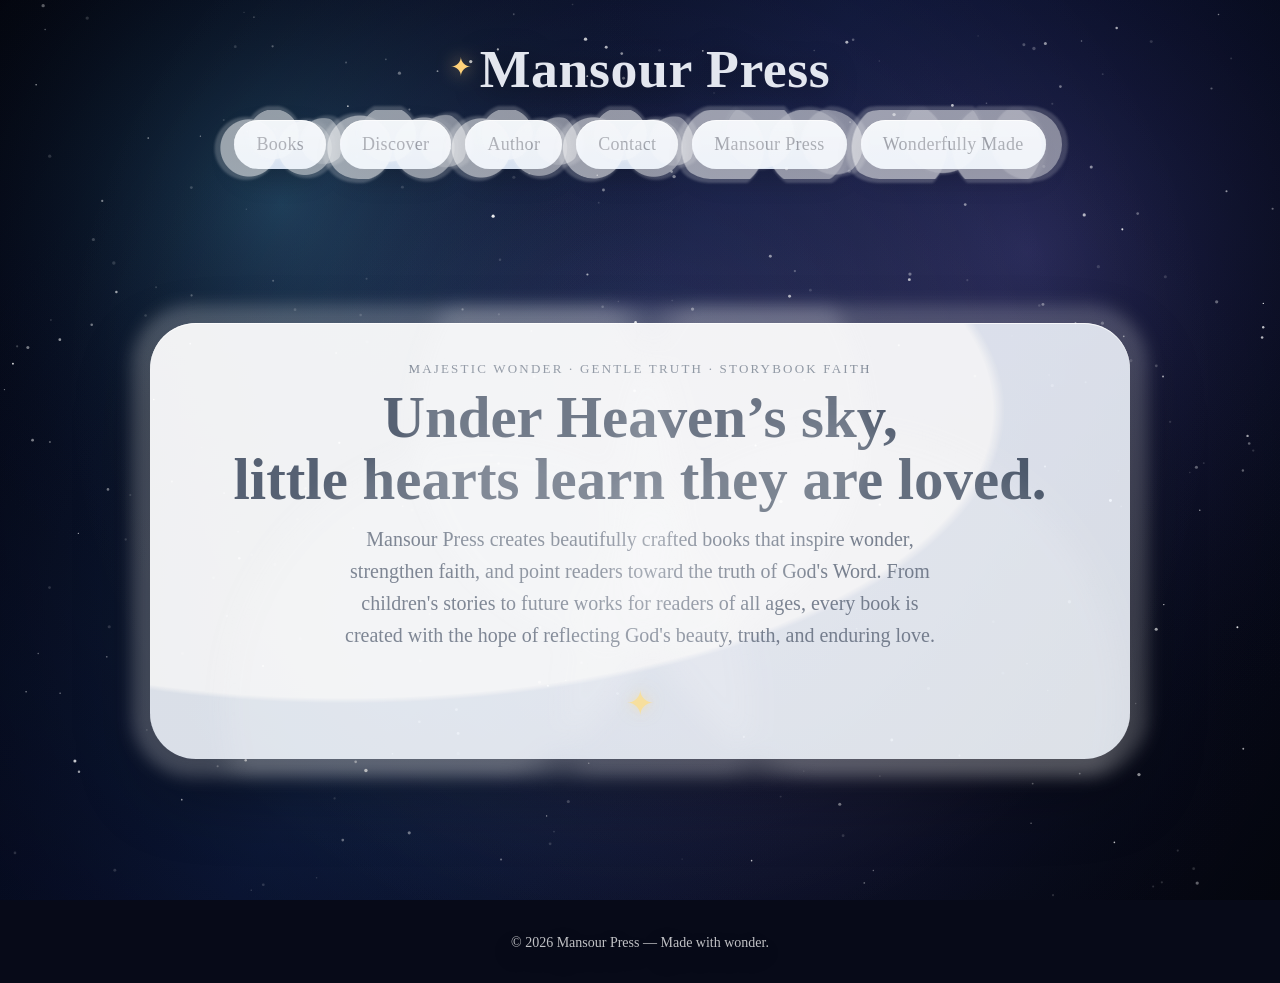
<file: index.html>
<!doctype html>
<html lang="en">
<head>
<meta charset="utf-8" />
<meta name="viewport" content="width=device-width, initial-scale=1" />
<title>Mansour Press | Christian Publishing House</title>
<link rel="stylesheet" href="style.css" />
  <meta name="description" content="Mansour Press is a Christian publishing house creating beautifully crafted books that inspire wonder, strengthen faith, and point readers toward the truth of God's Word.">
</head>
<body>
<!-- animated background layers -->
<canvas id="sky" aria-hidden="true"></canvas>
<canvas id="skyFx" aria-hidden="true"></canvas>

<header class="topbar">
<a class="brand" href="index.html" aria-label="Mansour Press Home">
<span class="sparkle">✦</span>
<span class="title">Mansour Press</span>
</a>

<nav class="nav" aria-label="Primary">
<a class="cloud-link" href="books.html">Books</a>
<a class="cloud-link" href="discover.html">Discover</a>
<a class="cloud-link" href="author.html">Author</a>
<a class="cloud-link" href="contact.html">Contact</a>
<a class="cloud-link" href="mansour-press.html">Mansour Press</a>
<a class="cloud-link" href="wonderfully-made.html">Wonderfully Made</a>
</nav>
</header>

<main class="landing">
<section class="hero-card" aria-label="Hero">
<div class="kicker">MAJESTIC WONDER · GENTLE TRUTH · STORYBOOK FAITH</div>

<h1 class="hero-title">Under Heaven’s sky,<br/>little hearts learn they are loved.</h1>

<p class="hero-copy">
Mansour Press creates beautifully crafted books that inspire wonder, strengthen faith, and point readers toward the truth of God's Word. From children's stories to future works for readers of all ages, every book is created with the hope of reflecting God's beauty, truth, and enduring love.
</p>
  <a href="books.html" class="hero-star" aria-label="Discover the Collection">
    ✦
</a>
</section>
</main>

<footer class="footer">© 2026 Mansour Press — Made with wonder.</footer>

<script src="script.js"></script>
</body>
</html>
</file>
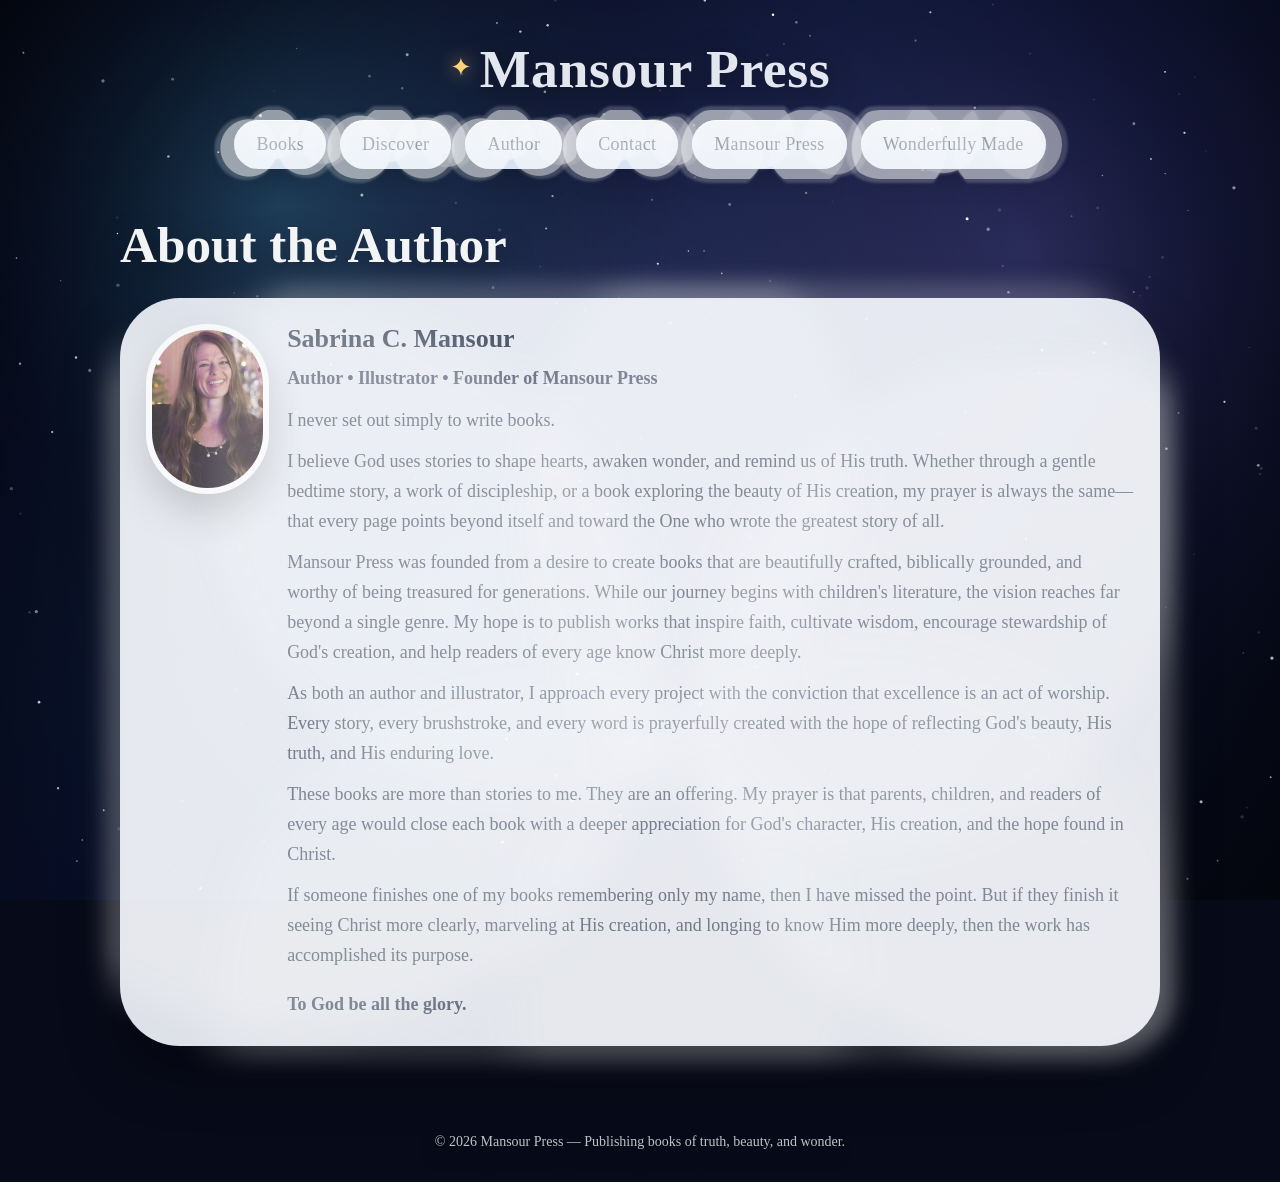
<file: author.html>
<!doctype html>
<html lang="en">
<head>
<meta charset="utf-8" />
<meta name="viewport" content="width=device-width, initial-scale=1" />
<title>Sabrina C. Mansour | Author, Illustrator & Founder</title>
<meta name="description" content="Meet Sabrina C. Mansour, author, illustrator, and founder of Mansour Press—a Christian publishing house dedicated to creating beautifully crafted books that inspire wonder, strengthen faith, and point readers toward the truth of God's Word." />
<link rel="stylesheet" href="style.css" />
</head>

<body>

<canvas id="sky" aria-hidden="true"></canvas>
<canvas id="skyFx" aria-hidden="true"></canvas>

<header class="topbar">

<a class="brand" href="index.html">
<span class="sparkle">✦</span>
<span class="title">Mansour Press</span>
</a>

<nav class="nav" aria-label="Primary">
<a class="cloud-link" href="books.html">Books</a>
<a class="cloud-link" href="discover.html">Discover</a>
<a class="cloud-link" href="author.html">Author</a>
<a class="cloud-link" href="contact.html">Contact</a>
<a class="cloud-link" href="mansour-press.html">Mansour Press</a>
<a class="cloud-link" href="wonderfully-made.html">Wonderfully Made</a>
</nav>

</header>

<main class="page">

<div class="page-inner">

<h1 class="page-title">About the Author</h1>

<section class="card cloud">

<div class="author-wrap">

<img
class="author-photo"
src="author.jpg"
alt="Sabrina C. Mansour, author, illustrator, and founder of Mansour Press" />

<div>

<h2 class="h2">Sabrina C. Mansour</h2>

<p class="p">
<strong>Author • Illustrator • Founder of Mansour Press</strong>
</p>

<p class="p" style="margin-top:12px;">
I never set out simply to write books.
</p>

<p class="p" style="margin-top:12px;">
I believe God uses stories to shape hearts, awaken wonder, and remind us of His truth. Whether through a gentle bedtime story, a work of discipleship, or a book exploring the beauty of His creation, my prayer is always the same—that every page points beyond itself and toward the One who wrote the greatest story of all.
</p>

<p class="p" style="margin-top:12px;">
Mansour Press was founded from a desire to create books that are beautifully crafted, biblically grounded, and worthy of being treasured for generations. While our journey begins with children's literature, the vision reaches far beyond a single genre. My hope is to publish works that inspire faith, cultivate wisdom, encourage stewardship of God's creation, and help readers of every age know Christ more deeply.
</p>

<p class="p" style="margin-top:12px;">
As both an author and illustrator, I approach every project with the conviction that excellence is an act of worship. Every story, every brushstroke, and every word is prayerfully created with the hope of reflecting God's beauty, His truth, and His enduring love.
</p>

<p class="p" style="margin-top:12px;">
These books are more than stories to me. They are an offering. My prayer is that parents, children, and readers of every age would close each book with a deeper appreciation for God's character, His creation, and the hope found in Christ.
</p>

<p class="p" style="margin-top:12px;">
If someone finishes one of my books remembering only my name, then I have missed the point. But if they finish it seeing Christ more clearly, marveling at His creation, and longing to know Him more deeply, then the work has accomplished its purpose.
</p>

<p class="p" style="margin-top:20px; font-weight:600;">
To God be all the glory.
</p>

</div>

</div>

</section>

</div>

</main>

<footer class="footer">
© 2026 Mansour Press — Publishing books of truth, beauty, and wonder.
</footer>

<script src="script.js"></script>

</body>
</html>
</file>
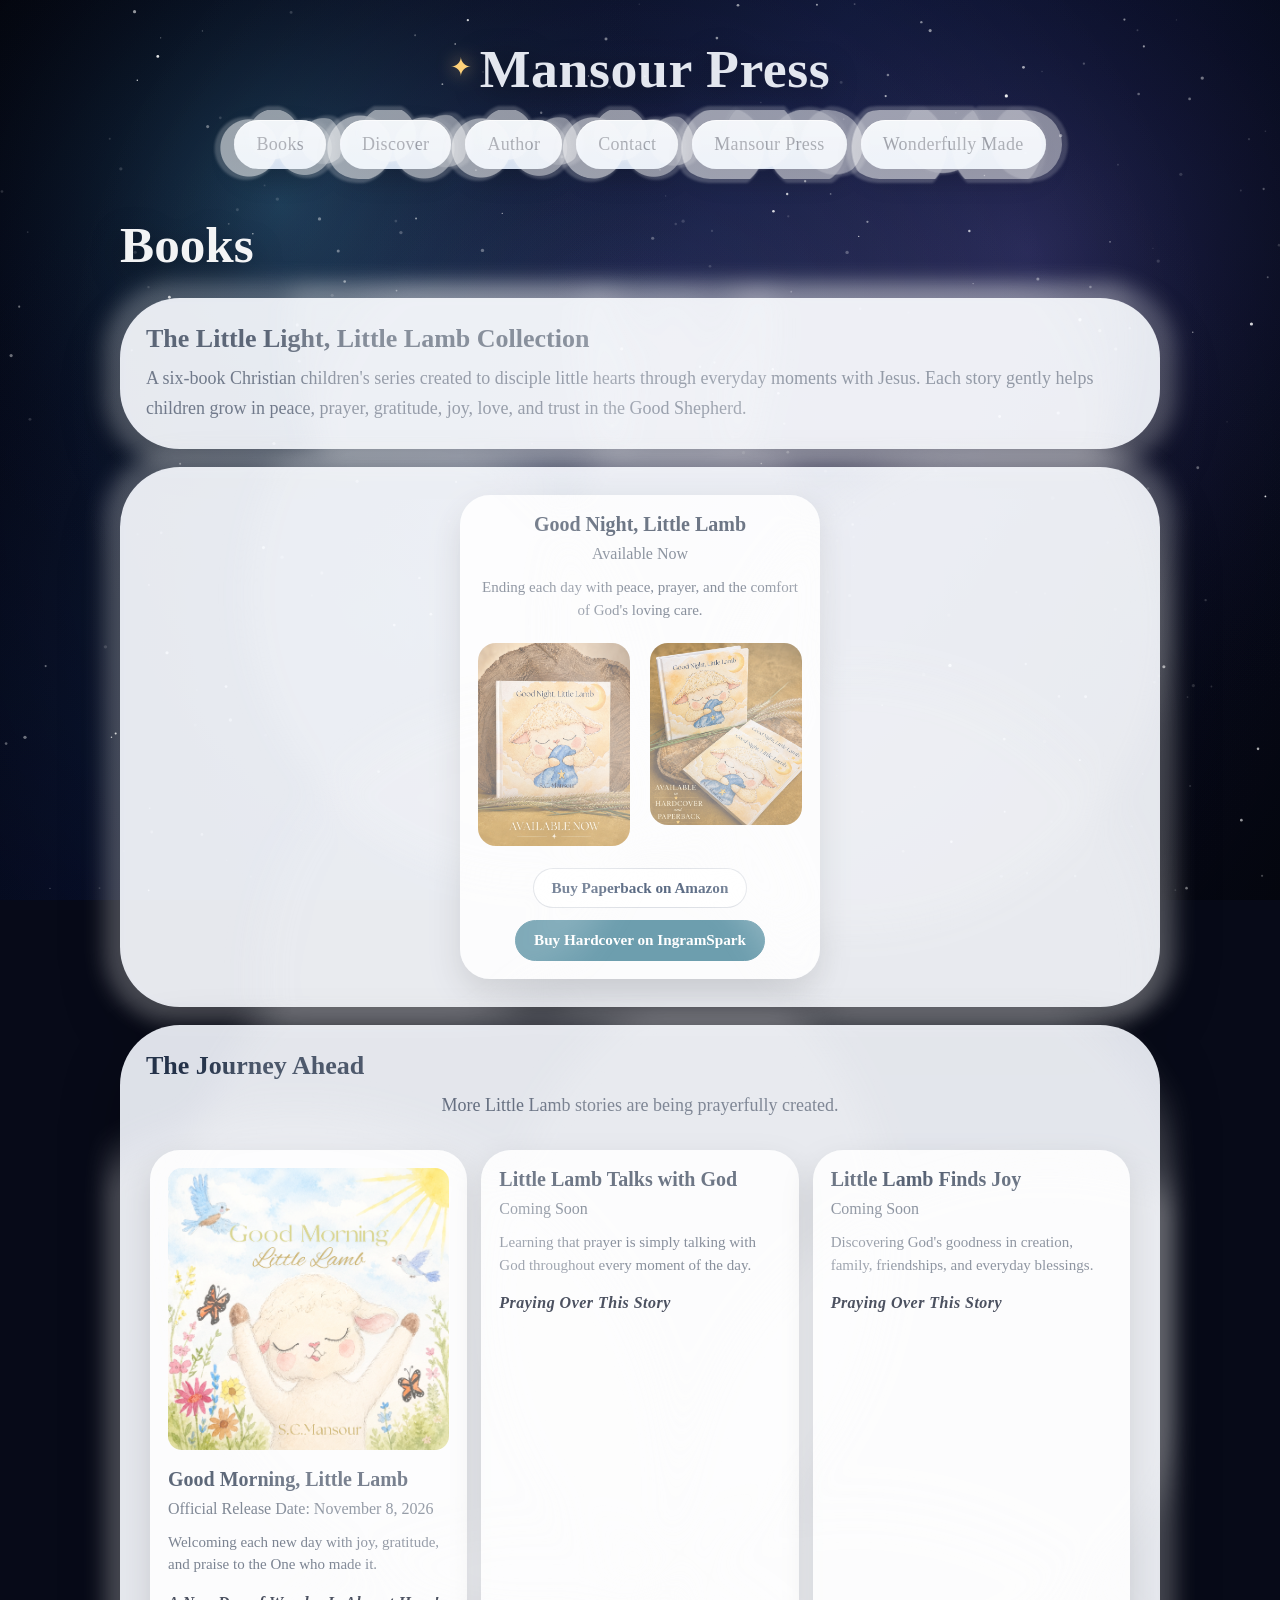
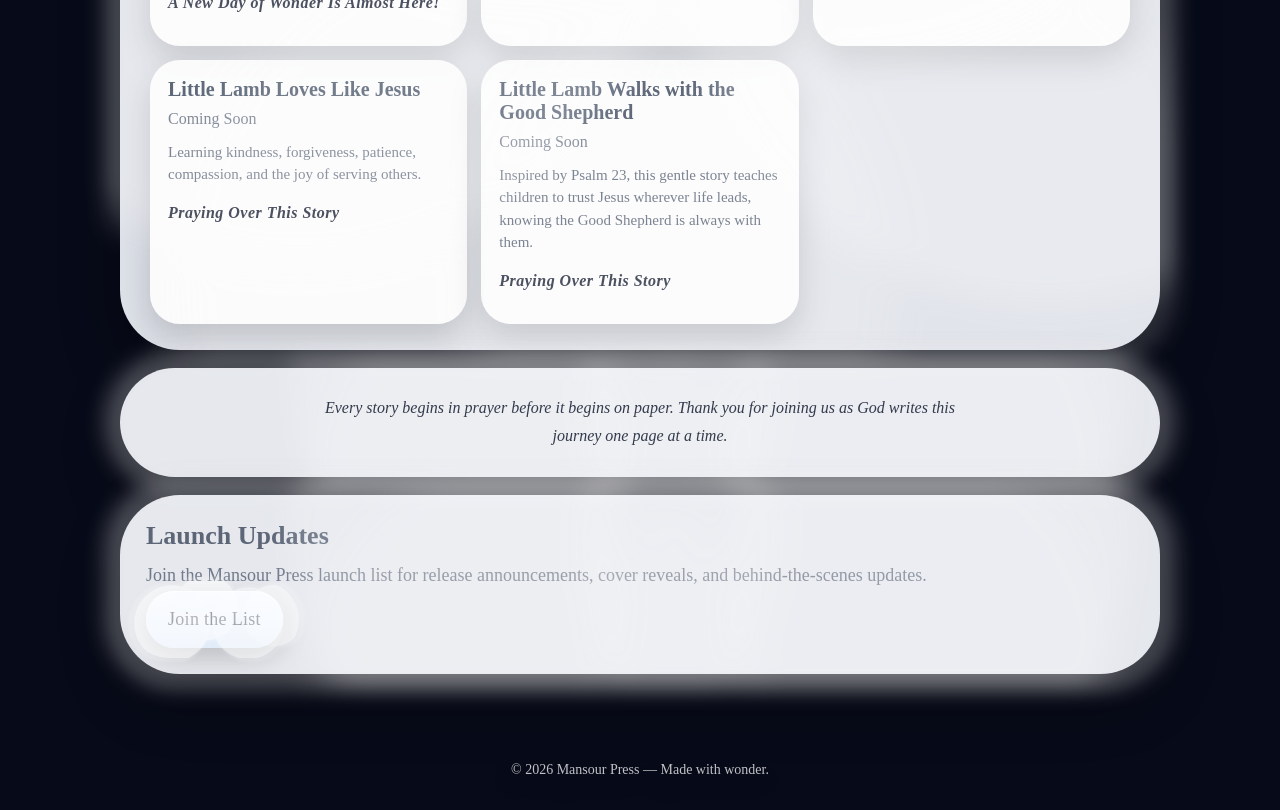
<file: books.html>
<!doctype html>
<html lang="en">

<head>
  <meta charset="utf-8">
  <meta name="viewport" content="width=device-width, initial-scale=1">

  <title>Books • Mansour Press</title>

  <link rel="stylesheet" href="style.css">

  <style>

    /* RELEASE PHOTO GALLERY */

    .release-gallery {
      display: grid;
      grid-template-columns: repeat(2, minmax(0, 1fr));
      gap: 20px;
      width: 100%;
      max-width: 900px;
      margin: 22px auto;
      align-items: start;
    }

    .release-photo {
      display: block;
      width: 100%;
      height: auto;
      max-height: 650px;
      object-fit: contain;
      border-radius: 18px;
      box-sizing: border-box;
    }

    /* BOOK TWO COVER */

    .upcoming-book-cover {
      display: block;
      width: 100%;
      max-width: 360px;
      height: auto;
      margin: 0 auto 18px;
      border-radius: 14px;
      object-fit: contain;
      box-sizing: border-box;
    }

    /* PURCHASE BUTTONS */

    .purchase-buttons {
      display: flex;
      flex-wrap: wrap;
      gap: 12px;
      justify-content: center;
      margin-top: 16px;
    }

    .amazon-buy-button,
    .ingram-buy-button {
      display: inline-block;
      width: auto;
      max-width: 260px;
      padding: 10px 18px;
      border-radius: 999px;
      font-size: 0.95rem;
      font-weight: 600;
      line-height: 1.2;
      text-align: center;
      text-decoration: none;
      box-sizing: border-box;
      transition: transform 0.15s ease;
    }

    .amazon-buy-button {
      background: rgba(255, 255, 255, 0.92);
      color: #1f3557;
      border: 1px solid rgba(31, 53, 87, 0.2);
    }

    .ingram-buy-button {
      background: #3A7C92;
      color: #ffffff;
      border: 1px solid #3A7C92;
    }

    .amazon-buy-button:hover,
    .amazon-buy-button:focus,
    .ingram-buy-button:hover,
    .ingram-buy-button:focus {
      transform: translateY(-1px);
      text-decoration: none;
    }

    /* MOBILE */

    @media (max-width: 700px) {

      .release-gallery {
        grid-template-columns: 1fr;
        max-width: 480px;
        gap: 16px;
      }

      .release-photo {
        max-height: none;
      }

      .upcoming-book-cover {
        max-width: 300px;
      }

      .purchase-buttons {
        flex-direction: column;
        align-items: center;
      }

      .amazon-buy-button,
      .ingram-buy-button {
        width: auto;
        max-width: 240px;
      }

    }

  </style>

</head>

<body>

  <canvas id="sky" aria-hidden="true"></canvas>
  <canvas id="skyFx" aria-hidden="true"></canvas>

  <header class="topbar">

    <a class="brand" href="index.html">
      <span class="sparkle">✦</span>
      <span class="title">Mansour Press</span>
    </a>

    <nav class="nav" aria-label="Primary">
      <a class="cloud-link" href="books.html">Books</a>
      <a class="cloud-link" href="discover.html">Discover</a>
      <a class="cloud-link" href="author.html">Author</a>
      <a class="cloud-link" href="contact.html">Contact</a>
      <a class="cloud-link" href="mansour-press.html">Mansour Press</a>
      <a class="cloud-link" href="wonderfully-made.html">Wonderfully Made</a>
    </nav>

  </header>

  <main class="page">

    <div class="page-inner">

      <h1 class="page-title">Books</h1>

      <!-- SERIES INTRO -->

      <section class="card cloud">

        <h2 class="h2">
          The Little Light, Little Lamb Collection
        </h2>

        <p class="p">
          A six-book Christian children's series created to disciple little
          hearts through everyday moments with Jesus. Each story gently helps
          children grow in peace, prayer, gratitude, joy, love, and trust in
          the Good Shepherd.
        </p>

      </section>

      <!-- FEATURED BOOK -->

      <section class="card cloud featured-book-section">

        <div class="book-card featured-book">

          <div class="book-title">
            Good Night, Little Lamb
          </div>

          <p class="book-sub">
            Available Now
          </p>

          <p class="book-description">
            Ending each day with peace, prayer, and the comfort of God's loving care.
          </p>

          <!-- RELEASE PHOTOS -->

          <div class="release-gallery">

            <img
              class="release-photo"
              src="good-night-little-lamb-available-hardcover-paperback.png.PNG"
              alt="Good Night, Little Lamb available in hardcover and paperback"
            >

            <img
              class="release-photo"
              src="good-night-little-lamb-available-now.png.PNG"
              alt="Good Night, Little Lamb available now"
            >

          </div>

          <!-- PURCHASE BUTTONS -->

          <div class="purchase-buttons">

            <a
              class="amazon-buy-button"
              href="https://a.co/d/08yD9VXP"
              target="_blank"
              rel="noopener noreferrer"
            >
              Buy Paperback on Amazon
            </a>

            <a
              class="ingram-buy-button"
              href="https://shop.ingramspark.com/b/084?params=ZBjsSFeSg9ZJX4fjn4eawjmozPcK9yo535EBC9m29sL"
              target="_blank"
              rel="noopener noreferrer"
            >
              Buy Hardcover on IngramSpark
            </a>

          </div>

        </div>

      </section>

      <!-- THE JOURNEY AHEAD -->

      <section class="card cloud">

        <h2 class="h2">
          The Journey Ahead
        </h2>

        <p class="p journey-intro">
          More Little Lamb stories are being prayerfully created.
        </p>

        <div class="grid journey-grid">

          <!-- BOOK TWO -->

          <div class="book-card">

            <img
              class="upcoming-book-cover"
              src="Good Morning.png"
              alt="Good Morning, Little Lamb book cover"
            >

            <div class="book-title">
              Good Morning, Little Lamb
            </div>

            <p class="book-sub">
              Official Release Date: November 8, 2026
            </p>

            <p class="book-description">
              Welcoming each new day with joy, gratitude, and praise
              to the One who made it.
            </p>

            <p class="story-prayer">
              A New Day of Wonder Is Almost Here!
            </p>

          </div>

          <!-- BOOK THREE -->

          <div class="book-card">

            <div class="book-title">
              Little Lamb Talks with God
            </div>

            <p class="book-sub">
              Coming Soon
            </p>

            <p class="book-description">
              Learning that prayer is simply talking with God throughout every moment of the day.
            </p>

            <p class="story-prayer">
              Praying Over This Story
            </p>

          </div>

          <!-- BOOK FOUR -->

          <div class="book-card">

            <div class="book-title">
              Little Lamb Finds Joy
            </div>

            <p class="book-sub">
              Coming Soon
            </p>

            <p class="book-description">
              Discovering God's goodness in creation, family, friendships, and everyday blessings.
            </p>

            <p class="story-prayer">
              Praying Over This Story
            </p>

          </div>

          <!-- BOOK FIVE -->

          <div class="book-card">

            <div class="book-title">
              Little Lamb Loves Like Jesus
            </div>

            <p class="book-sub">
              Coming Soon
            </p>

            <p class="book-description">
              Learning kindness, forgiveness, patience, compassion, and the joy of serving others.
            </p>

            <p class="story-prayer">
              Praying Over This Story
            </p>

          </div>

          <!-- BOOK SIX -->

          <div class="book-card">

            <div class="book-title">
              Little Lamb Walks with the Good Shepherd
            </div>

            <p class="book-sub">
              Coming Soon
            </p>

            <p class="book-description">
              Inspired by Psalm 23, this gentle story teaches children to trust
              Jesus wherever life leads, knowing the Good Shepherd is always with them.
            </p>

            <p class="story-prayer">
              Praying Over This Story
            </p>

          </div>

        </div>

      </section>

      <!-- CLOSING NOTE -->

      <section class="card cloud">

        <p class="collection-closing">
          Every story begins in prayer before it begins on paper. Thank you for
          joining us as God writes this journey one page at a time.
        </p>

      </section>

      <!-- LAUNCH UPDATES -->

      <section class="card cloud">

        <h2 class="h2">
          Launch Updates
        </h2>

        <p class="p">
          Join the Mansour Press launch list for release announcements, cover
          reveals, and behind-the-scenes updates.
        </p>

        <p class="p launch-link">

          <a
            class="cloud-link"
            href="mailto:mansourpress@gmail.com"
          >
            Join the List
          </a>

        </p>

      </section>

    </div>

  </main>

  <footer class="footer">
    © 2026 Mansour Press — Made with wonder.
  </footer>

  <script src="script.js"></script>

</body>

</html>
</file>
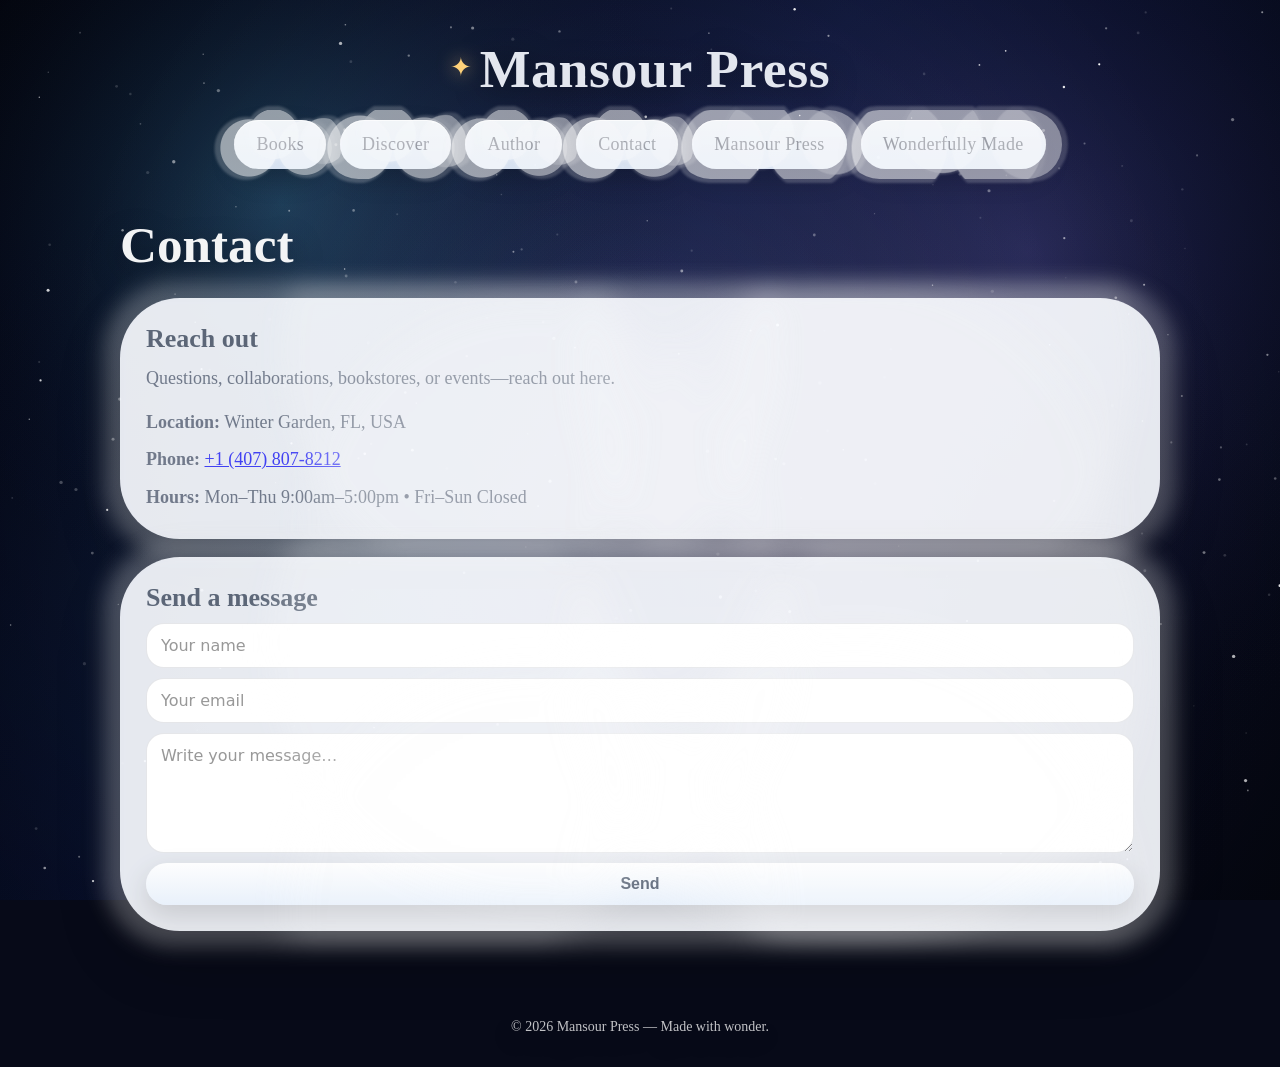
<file: contact.html>
<!doctype html>
<html lang="en">
<head>
<meta charset="utf-8" />
<meta name="viewport" content="width=device-width, initial-scale=1" />
<title>Contact • Mansour Press</title>
<link rel="stylesheet" href="style.css" />
</head>
<body>
<canvas id="sky" aria-hidden="true"></canvas>
<canvas id="skyFx" aria-hidden="true"></canvas>

<header class="topbar">
<a class="brand" href="index.html"><span class="sparkle">✦</span><span class="title">Mansour Press</span></a>
<nav class="nav" aria-label="Primary">
<a class="cloud-link" href="books.html">Books</a>
<a class="cloud-link" href="discover.html">Discover</a>
<a class="cloud-link" href="author.html">Author</a>
<a class="cloud-link" href="contact.html">Contact</a>
<a class="cloud-link" href="mansour-press.html">Mansour Press</a>
<a class="cloud-link" href="wonderfully-made.html">Wonderfully Made</a>
</nav>
</header>

<main class="page">
<div class="page-inner">
<h1 class="page-title">Contact</h1>

<section class="card cloud">
<h2 class="h2">Reach out</h2>
<p class="p">Questions, collaborations, bookstores, or events—reach out here.</p>

<div style="margin-top:14px; display:grid; gap:8px;">
<p class="p"><strong>Location:</strong> Winter Garden, FL, USA</p>
<p class="p"><strong>Phone:</strong> <a href="tel:+14078078212">+1 (407) 807-8212</a></p>
<p class="p"><strong>Hours:</strong> Mon–Thu 9:00am–5:00pm • Fri–Sun Closed</p>
</div>
</section>

<section class="card cloud">
<h2 class="h2">Send a message</h2>

<form
    class="form"
    action="https://formspree.io/f/xwvgjpwd"
    method="POST">
<input type="text" name="name" placeholder="Your name" required />
<input type="email" name="email" placeholder="Your email" required />
<textarea name="message" placeholder="Write your message…" required></textarea>
<button class="btn" type="submit">Send</button>
</form>


</section>
</div>
</main>

<footer class="footer">© 2026 Mansour Press — Made with wonder.</footer>
<script src="script.js"></script>
</body>
</html>
</file>
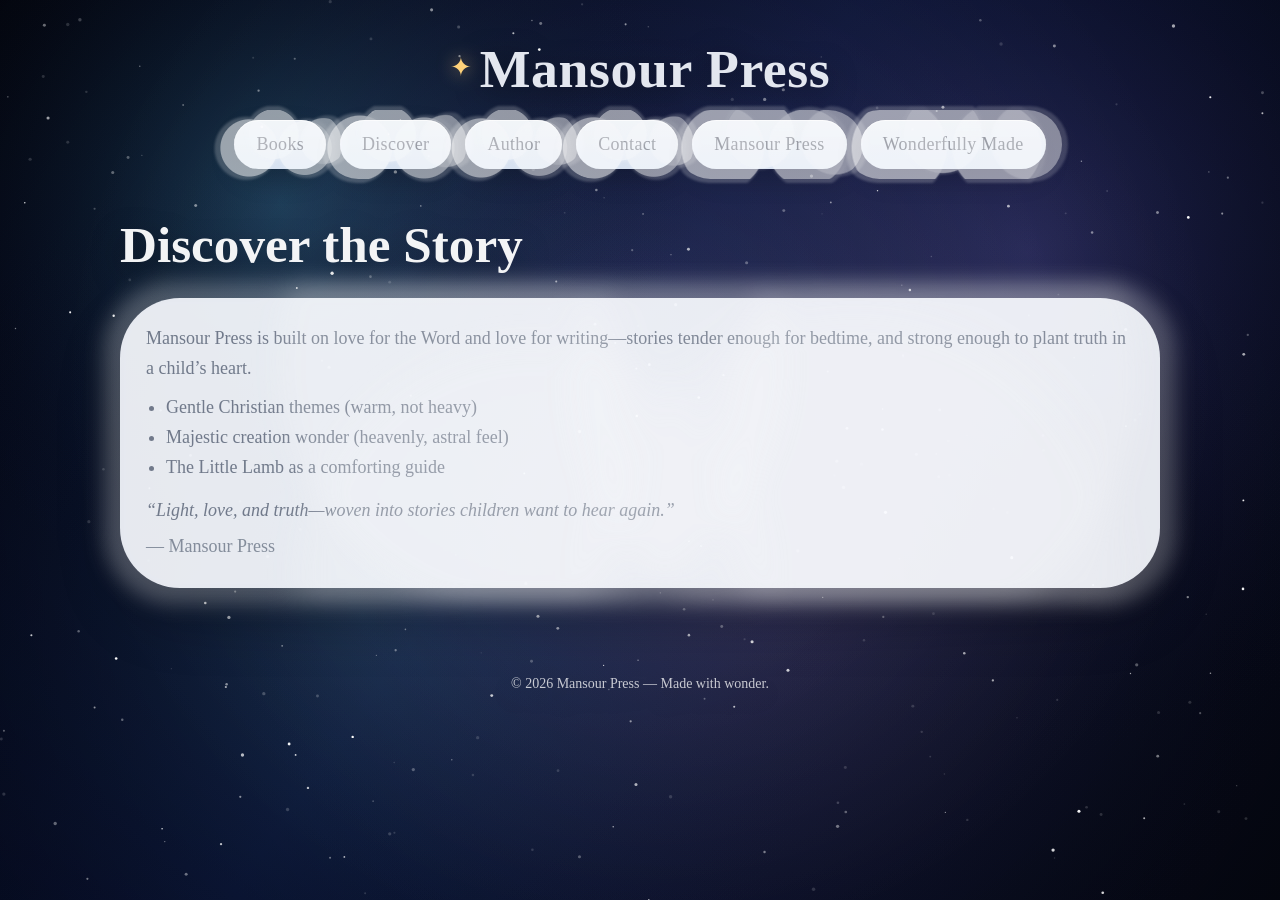
<file: discover.html>
<!doctype html>
<html lang="en">
<head>
<meta charset="utf-8" />
<meta name="viewport" content="width=device-width, initial-scale=1" />
<title>Discover • Mansour Press</title>
<link rel="stylesheet" href="style.css" />
</head>
<body>
<canvas id="sky" aria-hidden="true"></canvas>
<canvas id="skyFx" aria-hidden="true"></canvas>

<header class="topbar">
<a class="brand" href="index.html"><span class="sparkle">✦</span><span class="title">Mansour Press</span></a>
<nav class="nav" aria-label="Primary">
<a class="cloud-link" href="books.html">Books</a>
<a class="cloud-link" href="discover.html">Discover</a>
<a class="cloud-link" href="author.html">Author</a>
<a class="cloud-link" href="contact.html">Contact</a>
<a class="cloud-link" href="mansour-press.html">Mansour Press</a>
<a class="cloud-link" href="wonderfully-made.html">Wonderfully Made</a>
</nav>
</header>

<main class="page">
<div class="page-inner">
<h1 class="page-title">Discover the Story</h1>

<section class="card cloud">
<p class="p">
Mansour Press is built on love for the Word and love for writing—stories tender enough for bedtime, and strong enough to plant truth in a child’s heart.
</p>

<ul class="list">
<li>Gentle Christian themes (warm, not heavy)</li>
<li>Majestic creation wonder (heavenly, astral feel)</li>
<li>The Little Lamb as a comforting guide</li>
</ul>

<p class="p" style="margin-top:14px; font-style: italic;">
“Light, love, and truth—woven into stories children want to hear again.”
</p>
<p class="p" style="margin-top:6px; color: rgba(20,35,60,0.65);">— Mansour Press</p>
</section>
</div>
</main>

<footer class="footer">© 2026 Mansour Press — Made with wonder.</footer>
<script src="script.js"></script>
</body>
</html>
</file>
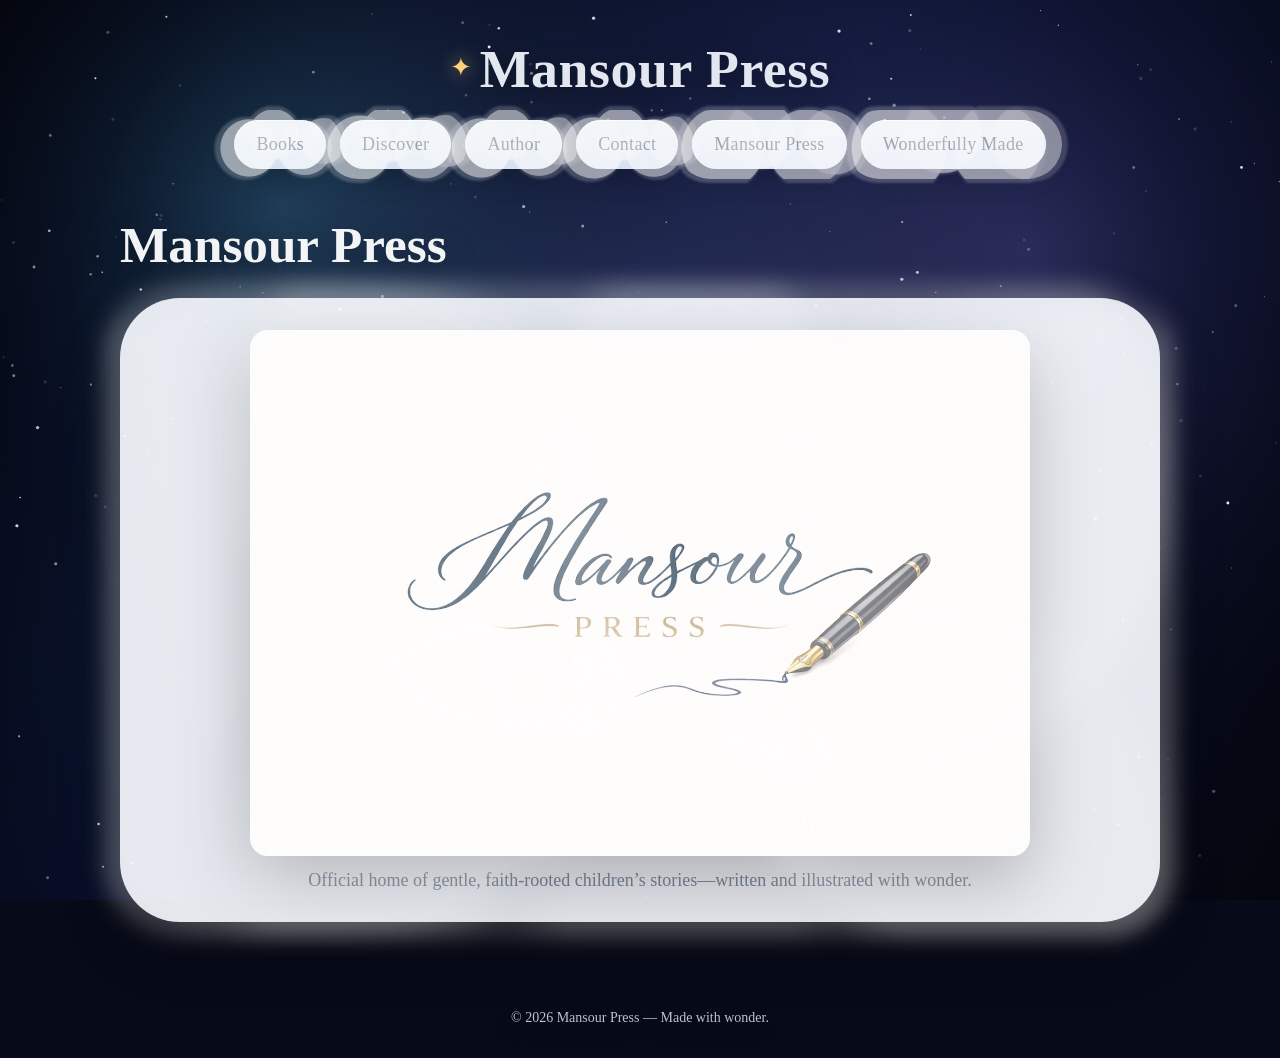
<file: mansour-press.html>
<!doctype html>
<html lang="en">
<head>
<meta charset="utf-8" />
<meta name="viewport" content="width=device-width, initial-scale=1" />
<title>Mansour Press • About</title>
<link rel="stylesheet" href="style.css" />
</head>
<body>
<canvas id="sky" aria-hidden="true"></canvas>
<canvas id="skyFx" aria-hidden="true"></canvas>

<header class="topbar">
<a class="brand" href="index.html"><span class="sparkle">✦</span><span class="title">Mansour Press</span></a>
<nav class="nav" aria-label="Primary">
<a class="cloud-link" href="books.html">Books</a>
<a class="cloud-link" href="discover.html">Discover</a>
<a class="cloud-link" href="author.html">Author</a>
<a class="cloud-link" href="contact.html">Contact</a>
<a class="cloud-link" href="mansour-press.html">Mansour Press</a>
<a class="cloud-link" href="wonderfully-made.html">Wonderfully Made</a>
</nav>
</header>

<main class="page">
<div class="page-inner">
<h1 class="page-title">Mansour Press</h1>

<section class="card cloud">
<img class="logo-big" src="logo.jpg" alt="Mansour Press logo" />
<p class="p" style="text-align:center; margin-top: 10px;">
Official home of gentle, faith-rooted children’s stories—written and illustrated with wonder.
</p>
</section>
</div>
</main>

<footer class="footer">© 2026 Mansour Press — Made with wonder.</footer>
<script src="script.js"></script>
</body>
</htm
</file>
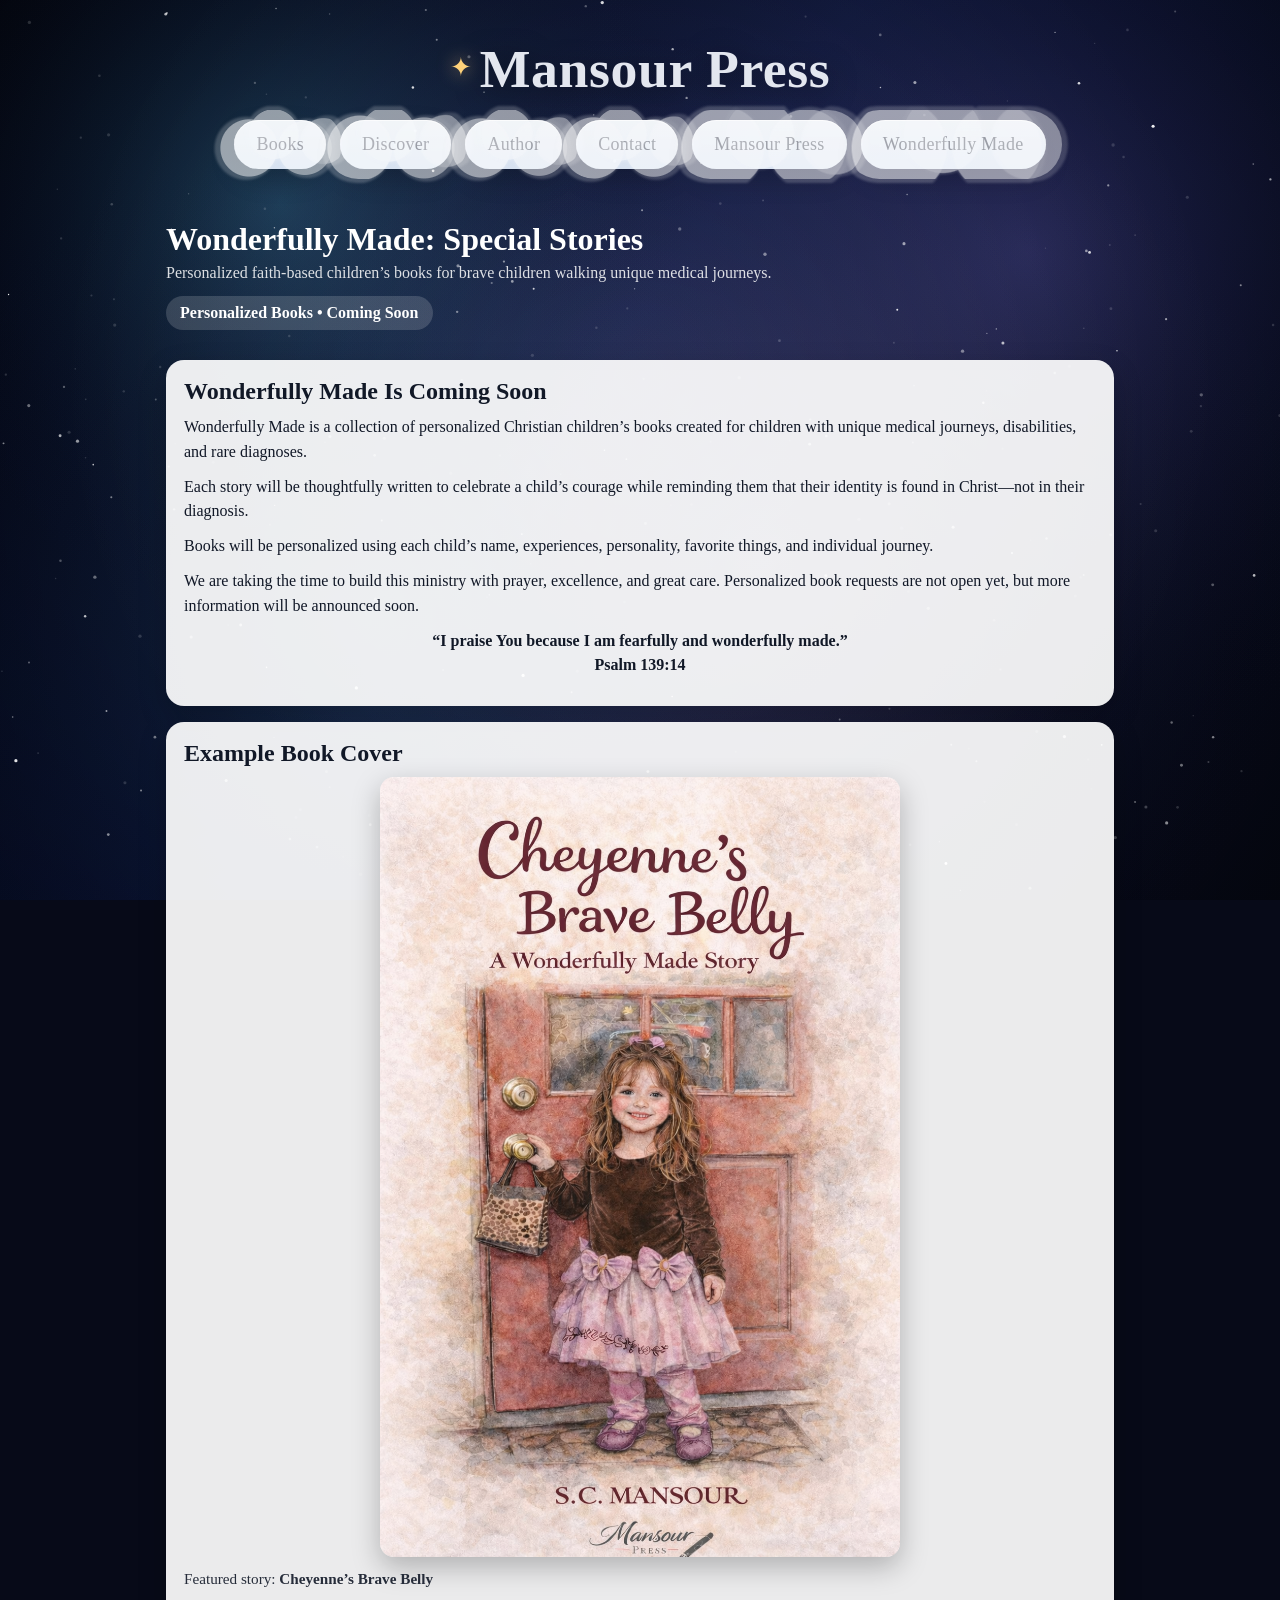
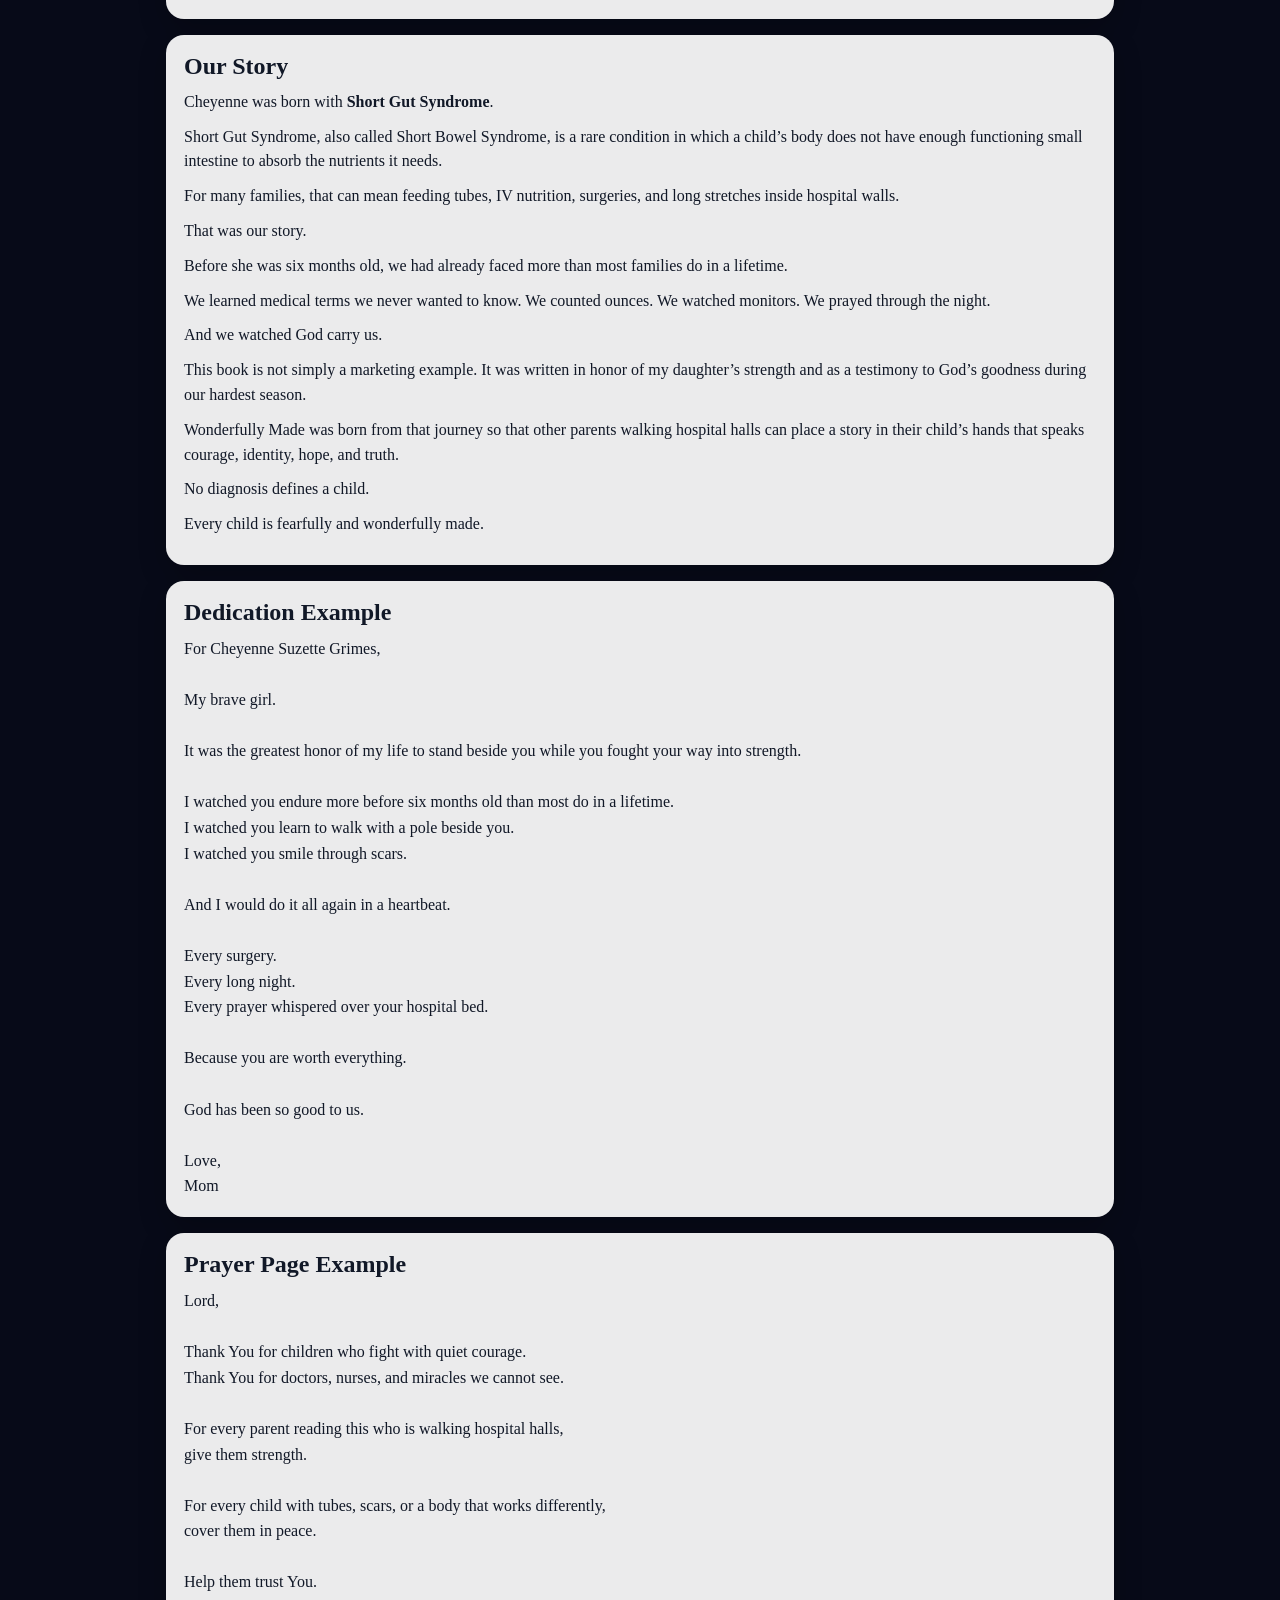
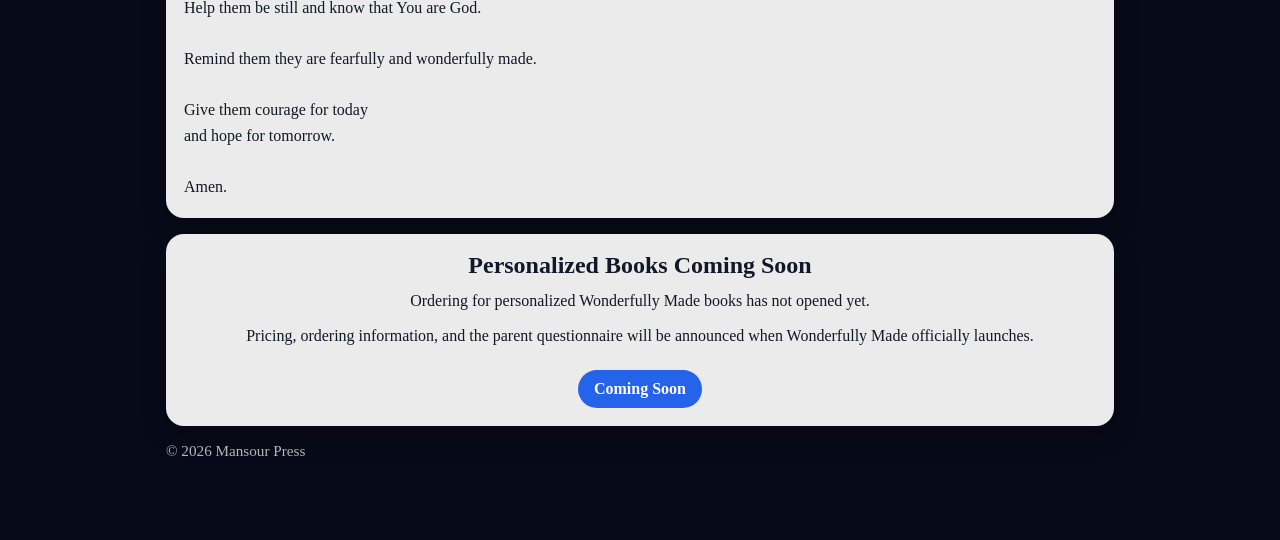
<file: wonderfully-made.html>
<!doctype html>
<html lang="en">
<head>
<meta charset="utf-8" />
<meta name="viewport" content="width=device-width, initial-scale=1" />

<title>Wonderfully Made | Mansour Press</title>

<link rel="stylesheet" href="style.css" />

<style>
.wm-wrap {
max-width: 980px;
margin: 0 auto;
padding: 24px 16px 64px;
}

.wm-coming-soon {
display: inline-block;
padding: 8px 14px;
border-radius: 999px;
background: rgba(255,255,255,.16);
color: #fff;
font-weight: 700;
margin: 6px 0 14px;
}

.wm-card {
background: rgba(255,255,255,.92);
color: #111827;
border-radius: 18px;
padding: 18px;
box-shadow: 0 10px 28px rgba(0,0,0,.22);
margin: 16px 0;
}

.wm-card h1,
.wm-card h2,
.wm-card h3 {
color: #111827;
margin: 0 0 10px;
}

.wm-card p {
margin: 0 0 10px;
line-height: 1.55;
}

.wm-card pre {
white-space: pre-wrap;
font-family: inherit;
margin: 0;
line-height: 1.6;
}

.wm-cover {
width: 100%;
max-width: 520px;
display: block;
margin: 0 auto;
border-radius: 14px;
box-shadow: 0 10px 28px rgba(0,0,0,.25);
}

.wm-note {
font-size: .95rem;
opacity: .9;
}

.wm-scripture {
text-align: center;
font-weight: 700;
margin-top: 18px;
}

.wm-final {
text-align: center;
}

.wm-final-badge {
display: inline-block;
padding: 10px 16px;
border-radius: 999px;
background: #2563eb;
color: #fff;
font-weight: 800;
margin-top: 12px;
}
</style>
</head>

<body>

<canvas id="sky" aria-hidden="true"></canvas>
<canvas id="skyFx" aria-hidden="true"></canvas>

<header class="topbar">
<a class="brand" href="index.html" aria-label="Mansour Press Home">
<span class="sparkle">✦</span>
<span class="title">Mansour Press</span>
</a>

<nav class="nav" aria-label="Primary">
<a class="cloud-link" href="books.html">Books</a>
<a class="cloud-link" href="discover.html">Discover</a>
<a class="cloud-link" href="author.html">Author</a>
<a class="cloud-link" href="contact.html">Contact</a>
<a class="cloud-link" href="mansour-press.html">Mansour Press</a>
<a class="cloud-link" href="wonderfully-made.html">Wonderfully Made</a>
</nav>
</header>

<main class="wm-wrap">

<h1 style="color:#fff; margin:10px 0 6px;">
Wonderfully Made: Special Stories
</h1>

<p style="color:rgba(255,255,255,.85); margin:0 0 8px;">
Personalized faith-based children’s books for brave children walking unique medical journeys.
</p>

<div class="wm-coming-soon">
Personalized Books • Coming Soon
</div>

<section class="wm-card">
<h2>Wonderfully Made Is Coming Soon</h2>

<p>
Wonderfully Made is a collection of personalized Christian children’s books created for children with unique medical journeys, disabilities, and rare diagnoses.
</p>

<p>
Each story will be thoughtfully written to celebrate a child’s courage while reminding them that their identity is found in Christ—not in their diagnosis.
</p>

<p>
Books will be personalized using each child’s name, experiences, personality, favorite things, and individual journey.
</p>

<p>
We are taking the time to build this ministry with prayer, excellence, and great care. Personalized book requests are not open yet, but more information will be announced soon.
</p>

<p class="wm-scripture">
“I praise You because I am fearfully and wonderfully made.”<br>
Psalm 139:14
</p>
</section>

<section class="wm-card">
<h2>Example Book Cover</h2>

<img
class="wm-cover"
src="cheyennes-brave-belly-cover.jpg"
alt="Cheyenne’s Brave Belly book cover"
/>

<p class="wm-note" style="margin-top:10px;">
Featured story: <strong>Cheyenne’s Brave Belly</strong>
</p>
</section>

<section class="wm-card">
<h2>Our Story</h2>

<p>
Cheyenne was born with <strong>Short Gut Syndrome</strong>.
</p>

<p>
Short Gut Syndrome, also called Short Bowel Syndrome, is a rare condition in which a child’s body does not have enough functioning small intestine to absorb the nutrients it needs.
</p>

<p>
For many families, that can mean feeding tubes, IV nutrition, surgeries, and long stretches inside hospital walls.
</p>

<p>
That was our story.
</p>

<p>
Before she was six months old, we had already faced more than most families do in a lifetime.
</p>

<p>
We learned medical terms we never wanted to know. We counted ounces. We watched monitors. We prayed through the night.
</p>

<p>
And we watched God carry us.
</p>

<p>
This book is not simply a marketing example. It was written in honor of my daughter’s strength and as a testimony to God’s goodness during our hardest season.
</p>

<p>
Wonderfully Made was born from that journey so that other parents walking hospital halls can place a story in their child’s hands that speaks courage, identity, hope, and truth.
</p>

<p>
No diagnosis defines a child.
</p>

<p>
Every child is fearfully and wonderfully made.
</p>
</section>

<section class="wm-card">
<h2>Dedication Example</h2>

<pre>For Cheyenne Suzette Grimes,

My brave girl.

It was the greatest honor of my life to stand beside you while you fought your way into strength.

I watched you endure more before six months old than most do in a lifetime.
I watched you learn to walk with a pole beside you.
I watched you smile through scars.

And I would do it all again in a heartbeat.

Every surgery.
Every long night.
Every prayer whispered over your hospital bed.

Because you are worth everything.

God has been so good to us.

Love,
Mom</pre>
</section>

<section class="wm-card">
<h2>Prayer Page Example</h2>

<pre>Lord,

Thank You for children who fight with quiet courage.
Thank You for doctors, nurses, and miracles we cannot see.

For every parent reading this who is walking hospital halls,
give them strength.

For every child with tubes, scars, or a body that works differently,
cover them in peace.

Help them trust You.
Help them be still and know that You are God.

Remind them they are fearfully and wonderfully made.

Give them courage for today
and hope for tomorrow.

Amen.</pre>
</section>

<section class="wm-card wm-final">
<h2>Personalized Books Coming Soon</h2>

<p>
Ordering for personalized Wonderfully Made books has not opened yet.
</p>

<p>
Pricing, ordering information, and the parent questionnaire will be announced when Wonderfully Made officially launches.
</p>

<div class="wm-final-badge">
Coming Soon
</div>
</section>

<p style="color:rgba(255,255,255,.7); margin-top:14px; font-size:.95rem;">
© <span id="wmYear"></span> Mansour Press
</p>

</main>

<script>
var yearEl = document.getElementById("wmYear");

if (yearEl) {
yearEl.textContent = new Date().getFullYear();
}
</script>

<script src="script.js"></script>

</body>
</html>
</file>
<file: style.css>
/* Mansour Press — unified styles (landing + pages)
- Cloud navigation buttons
- “storybook sky” typography
- Content cards
- Works with the animated canvas background in script.js
*/

:root{
--ink: rgba(18, 26, 46, 0.92);
--ink-soft: rgba(18, 26, 46, 0.72);

--cloud: rgba(245, 249, 255, 0.92);
--cloud-2: rgba(225, 236, 250, 0.95);
--cloud-shadow: rgba(0,0,0,0.18);

--gold: #ffd27a;
--gold-soft: rgba(255, 210, 122, 0.7);

--page-max: 1040px;
--radius-xl: 36px;
--radius-lg: 26px;
--radius-md: 18px;
}

*{ box-sizing:border-box; }
html,body{ height:100%; }
body{
margin:0;
font-family: ui-serif, Georgia, "Times New Roman", Times, serif;
color: var(--ink);
background: #070a18;
overflow-x:hidden;
}

/* Animated background canvas (script.js draws into it) */
#sky{
position: fixed;
inset: 0;
width: 100vw;
height: 100vh;
z-index: -2;
display:block;
}
#skyFx{
position: fixed;
inset: 0;
width: 100vw;
height: 100vh;
z-index: -1;
pointer-events: none; /* keep clicks working */
display:block;
}

/* Top header */
.topbar{
position: relative;
z-index: 10;
width: 100%;
padding: 32px 18px 18px;
display:flex;
flex-direction: column;
align-items:center;
gap: 14px;
}

.brand{
display:flex;
align-items:center;
gap: 10px;
text-decoration:none;
color: var(--cloud);
user-select:none;
}

.brand .sparkle{
font-size: 26px;
color: var(--gold);
text-shadow: 0 0 18px var(--gold-soft);
transform: translateY(-2px);
}
.brand .title{
font-size: clamp(34px, 4.2vw, 56px);
letter-spacing: 0.6px;
font-weight: 600;
text-shadow: 0 6px 30px rgba(0,0,0,0.45);
}
/* Mansour Press celestial hover */
.brand {
display: inline-flex;
align-items: center;
gap: 8px;
text-decoration: none;
cursor: pointer;
padding: 6px 10px;
}

/* Star */
.brand .sparkle {
transition: all 0.3s ease;
}

/* Title */
.brand .title {
transition: all 0.4s ease;
}

/* Hover effect */
.brand:hover .sparkle {
animation: sparkleGlow 0.9s ease-in-out infinite alternate;
}

.brand:hover .title {
animation: shimmerText 1.2s ease-in-out infinite alternate;
}

/* Star glow */
@keyframes sparkleGlow {
0% {
text-shadow: 0 0 4px #fff;
transform: scale(1);
}
100% {
text-shadow: 0 0 14px #ffffff, 0 0 26px #ffd87a;
transform: scale(1.25);
}
}

/* Text shimmer */
@keyframes shimmerText {
0% {
text-shadow: 0 0 0px rgba(255,255,255,0);
}
100% {
text-shadow: 0 0 10px rgba(255,255,255,0.6);
}
}

/* Cloud nav */
.nav{
display:flex;
gap: 14px;
flex-wrap: wrap;
justify-content:center;
}

.cloud-link{
position: relative;
display:inline-flex;
align-items:center;
justify-content:center;
padding: 14px 22px;
text-decoration:none;
color: var(--ink);
font-size: 18px;
letter-spacing: 0.3px;
border-radius: 999px;
background: linear-gradient(180deg, var(--cloud) 0%, var(--cloud-2) 100%);
box-shadow:
0 10px 26px var(--cloud-shadow),
inset 0 1px 0 rgba(255,255,255,0.7);
transition: transform .18s ease, box-shadow .18s ease, filter .18s ease;
outline: none;
}

.cloud-link::before,
.cloud-link::after{
content:"";
position:absolute;
inset:-10px -16px;
border-radius: 999px;
background: radial-gradient(circle at 25% 55%, rgba(255,255,255,0.85) 0 28%, transparent 29%),
radial-gradient(circle at 45% 35%, rgba(255,255,255,0.80) 0 30%, transparent 31%),
radial-gradient(circle at 70% 55%, rgba(255,255,255,0.78) 0 28%, transparent 29%),
radial-gradient(circle at 85% 45%, rgba(255,255,255,0.70) 0 20%, transparent 21%);
filter: blur(0.2px);
opacity: 0.55;
pointer-events:none;
}
.cloud-link::after{
inset:-14px -22px;
opacity: 0.24;
filter: blur(1px);
}

.cloud-link:hover{
transform: translateY(-2px) scale(1.02);
box-shadow:
0 14px 34px rgba(0,0,0,0.20),
inset 0 1px 0 rgba(255,255,255,0.75);
}
.cloud-link:active{ transform: translateY(0px) scale(0.99); }

/* Landing hero */
.landing{
min-height: calc(100vh - 170px);
display:flex;
align-items:center;
justify-content:center;
padding: 18px 18px 40px;
}

.hero-card{
width: min(980px, 92vw);
padding: clamp(26px, 3vw, 44px);
border-radius: 46px;
background:
radial-gradient(120% 120% at 20% 20%, rgba(255,255,255,0.92) 0 55%, rgba(240,246,255,0.86) 56% 100%);
box-shadow:
0 30px 70px rgba(0,0,0,0.35),
inset 0 1px 0 rgba(255,255,255,0.8);
position: relative;
}

.hero-card::before{
/* soft cloud edge glow */
content:"";
position:absolute;
inset:-18px;
border-radius: 60px;
background:
radial-gradient(circle at 20% 40%, rgba(255,255,255,0.32) 0 38%, transparent 42%),
radial-gradient(circle at 50% 25%, rgba(255,255,255,0.26) 0 35%, transparent 38%),
radial-gradient(circle at 80% 40%, rgba(255,255,255,0.28) 0 36%, transparent 40%),
radial-gradient(circle at 35% 85%, rgba(255,255,255,0.22) 0 32%, transparent 36%),
radial-gradient(circle at 70% 85%, rgba(255,255,255,0.20) 0 32%, transparent 36%);
filter: blur(8px);
opacity: 0.7;
pointer-events:none;
}

.kicker{
text-align:center;
font-size: 13px;
letter-spacing: 2.2px;
text-transform: uppercase;
color: rgba(30, 45, 70, 0.7);
margin-bottom: 10px;
}

.hero-title{
text-align:center;
font-size: clamp(36px, 4.6vw, 60px);
line-height: 1.05;
margin: 0 0 12px;
color: rgba(20, 35, 60, 0.92);
font-weight: 600;
}

.hero-copy{
text-align:center;
font-size: clamp(16px, 1.7vw, 20px);
line-height: 1.6;
color: rgba(20, 35, 60, 0.80);
max-width: 62ch;
margin: 0 auto;
}

/* Interior pages */
.page{
position: relative;
z-index: 5;
width: 100%;
padding: 10px 18px 70px;
}
.page-inner{
width: min(var(--page-max), 92vw);
margin: 0 auto;
display:flex;
flex-direction: column;
gap: 18px;
}

.page-title{
font-size: clamp(34px, 4vw, 52px);
color: rgba(255,255,255,0.95);
text-shadow: 0 10px 32px rgba(0,0,0,0.40);
margin: 18px 0 6px;
font-weight: 600;
}

.card{
border-radius: var(--radius-xl);
background: rgba(245, 249, 255, 0.90);
box-shadow: 0 26px 60px rgba(0,0,0,0.30);
padding: 26px 26px;
position: relative;
}

.card.cloud{
/* cloud-shaped feel behind content, not rectangle */
border-radius: 60px;
}
.card.cloud::before{
content:"";
position:absolute;
inset:-16px;
border-radius: 70px;
background:
radial-gradient(circle at 18% 50%, rgba(255,255,255,0.34) 0 35%, transparent 40%),
radial-gradient(circle at 40% 25%, rgba(255,255,255,0.26) 0 35%, transparent 39%),
radial-gradient(circle at 70% 30%, rgba(255,255,255,0.25) 0 34%, transparent 38%),
radial-gradient(circle at 88% 55%, rgba(255,255,255,0.32) 0 32%, transparent 36%),
radial-gradient(circle at 40% 92%, rgba(255,255,255,0.20) 0 30%, transparent 36%),
radial-gradient(circle at 70% 92%, rgba(255,255,255,0.18) 0 30%, transparent 36%);
filter: blur(10px);
opacity: 0.75;
pointer-events:none;
}

.h2{
margin:0 0 10px;
font-size: 26px;
color: rgba(20, 35, 60, 0.92);
}
.p{
margin:0;
color: rgba(20, 35, 60, 0.78);
line-height: 1.65;
font-size: 18px;
}
.list{
margin: 10px 0 0;
padding-left: 20px;
color: rgba(20,35,60,0.78);
line-height: 1.65;
font-size: 18px;
}

.grid{
display:grid;
grid-template-columns: repeat(3, 1fr);
gap: 14px;
}
@media (max-width: 900px){
.grid{ grid-template-columns: 1fr; }
}

.book-card{
border-radius: 30px;
background: rgba(255,255,255,0.88);
box-shadow: 0 14px 32px rgba(0,0,0,0.18);
padding: 18px 18px;
}
.book-title{
font-size: 20px;
margin: 0 0 6px;
color: rgba(20,35,60,0.92);
font-weight: 600;
}
.book-sub{
margin:0;
color: rgba(20,35,60,0.72);
line-height: 1.5;
}

.author-wrap{
display:flex;
gap: 18px;
align-items:flex-start;
}
.author-photo{
width: 170px;
height: 170px;
border-radius: 999px;
object-fit: cover;
box-shadow: 0 18px 40px rgba(0,0,0,0.22);
border: 6px solid rgba(255,255,255,0.75);
}
@media (max-width: 700px){
.author-wrap{ flex-direction: column; align-items:center; text-align:center; }
}

.form{
display:grid;
gap: 10px;
}
input, textarea{
width:100%;
border-radius: 18px;
border: 1px solid rgba(20,35,60,0.15);
padding: 12px 14px;
font-size: 16px;
font-family: ui-sans-serif, system-ui, -apple-system, "Segoe UI", Roboto, Arial, sans-serif;
}
textarea{ min-height: 120px; resize: vertical; }

.btn{
border: none;
border-radius: 999px;
padding: 12px 18px;
font-size: 16px;
font-weight: 600;
cursor:pointer;
color: rgba(20,35,60,0.92);
background: linear-gradient(180deg, rgba(255,255,255,0.92), rgba(225,236,250,0.96));
box-shadow: 0 10px 26px rgba(0,0,0,0.18);
}
.btn:hover{ transform: translateY(-1px); }
.btn:active{ transform: translateY(0px); }

.footer{
position: relative;
z-index: 6;
text-align:center;
padding: 18px 12px 32px;
color: rgba(255,255,255,0.75);
font-size: 14px;
text-shadow: 0 10px 25px rgba(0,0,0,0.35);
}

.logo-big{
width: min(780px, 92vw);
max-width: 100%;
display:block;
margin: 6px auto 10px;
border-radius: 18px;
box-shadow: 0 26px 70px rgba(0,0,0,0.35);
background: rgba(255,255,255,0.88);
padding: 10px;
}
/* WONDERFULLY MADE PAGE — ZERO COLLISION */

.wm-wrapper {
max-width: 900px;
margin: auto;
padding: 40px 20px;
}

.wm-image {
width: 100%;
max-width: 650px;
display: block;
margin: 50px auto;
border-radius: 18px;
box-shadow: 0 15px 40px rgba(0,0,0,0.15);
}

.wm-text-block {
margin-bottom: 60px;
line-height: 1.8;
}

.wm-order-block {
background: #ffffff;
padding: 40px;
border-radius: 20px;
box-shadow: 0 12px 30px rgba(0,0,0,0.08);
}

.wm-order-block input,
.wm-order-block textarea {
width: 100%;
padding: 12px;
margin-bottom: 20px;
border-radius: 10px;
border: 1px solid #ddd;
}

.wm-order-block button {
padding: 12px 24px;
border: none;
border-radius: 12px;
background-color: #111;
color: white;
cursor: pointer;
font-size: 16px;
}

.wm-order-block button:hover {
opacity: 0.9;
}


.book-card .book-cover {
  width: 260px !important;
  max-width: 260px !important;
  height: auto !important;
  display: block !important;
  margin: 0 auto 12px !important;
}

.featured-book {
  text-align: center;
}
  
.book-card .book-cover {
  width: 260px !important;
  max-width: 260px !important;
  height: auto !important;
  display: block !important;
  margin: 0 auto 12px !important;
}

.featured-book {
  text-align: center;
}

.book-description {
  font-size: 15px;
  line-height: 1.5;
  margin-top: 10px;
  color: rgba(20, 35, 60, 0.75);
}

.featured-book {
  text-align: center;
}

.book-description {
  font-size: 15px;
  line-height: 1.5;
  margin-top: 10px;
  color: rgba(20, 35, 60, 0.75);
}

.featured-book {
  text-align: center;
}

.book-description {
  font-size: 15px;
  line-height: 1.5;
  margin-top: 10px;
  color: rgba(20, 35, 60, 0.75);
}
  font-size: 15px;
  line-height: 1.5;
  margin-top: 10px;
  color: rgba(20, 35, 60, 0.75);
}




/* SERIES ANNOUNCEMENT IMAGE */

.series-banner {
  display: block;
  width: 340px;
  max-width: 90%;
  height: auto;
  margin: 0 auto 30px;
  border-radius: 16px;
  box-shadow: 0 10px 28px rgba(0, 0, 0, 0.18);
}


/* FEATURED BOOK */

.featured-book-section {
  display: flex;
  justify-content: center;
}

.featured-book-section .featured-book {
  width: 100%;
  max-width: 420px;
}


/* JOURNEY AHEAD */

.journey-intro {
  text-align: center;
  margin-bottom: 30px;
}

.journey-grid {
  align-items: stretch;
}


/* PRAYER NOTE */

.story-prayer {
  margin-top: 18px;
  font-style: italic;
  font-weight: 600;
  letter-spacing: 0.03em;
  opacity: 0.82;
}


/* CLOSING MESSAGE */

.collection-closing {
  max-width: 700px;
  margin: 0 auto;
  text-align: center;
  font-style: italic;
  line-height: 1.8;
  opacity: 0.92;
}









/* BOOKS PAGE */

.series-banner {
  display: block;
  width: 320px;
  max-width: 82%;
  height: auto;
  margin: 0 auto 24px;
  border-radius: 14px;
  box-shadow: 0 8px 22px rgba(0,0,0,.16);
}

.featured-book-section {
  display: flex;
  justify-content: center;
  padding: 28px 0;
}

.featured-book-section .featured-book {
  width: 100%;
  max-width: 360px;
  margin: 0 auto;
}

.book-cover {
  width: 230px;
  max-width: 100%;
  height: auto;
  display: block;
  margin: 0 auto 18px;
}

.journey-grid {
  max-width: 980px;
  margin: auto;
}

.story-prayer {
  margin-top: 18px;
  font-style: italic;
  font-weight: 600;
}

.collection-closing {
  max-width: 680px;
  margin: auto;
  text-align: center;
  font-style: italic;
}






/* Hero Star */

.hero-star {
    display: block;
    width: fit-content;
    margin: 36px auto 0;
    font-size: 34px;
    line-height: 1;
    color: #f4d37a;
    text-decoration: none;
    text-shadow:
        0 0 8px rgba(244, 211, 122, 0.55),
        0 0 18px rgba(244, 211, 122, 0.35);
    animation: starTwinkle 5s ease-in-out infinite;
    transition:
        transform 0.3s ease,
        color 0.3s ease,
        text-shadow 0.3s ease;
}

.hero-star:hover,
.hero-star:focus-visible {
    color: #ffe8a8;
    transform: scale(1.2);
    text-shadow:
        0 0 12px rgba(255, 232, 168, 0.85),
        0 0 28px rgba(244, 211, 122, 0.55);
}

@keyframes starTwinkle {
    0%,
    100% {
        opacity: 0.65;
    }

    50% {
        opacity: 1;
    }
}

@media (prefers-reduced-motion: reduce) {
    .hero-star {
        animation: none;
    }
}
</file>
